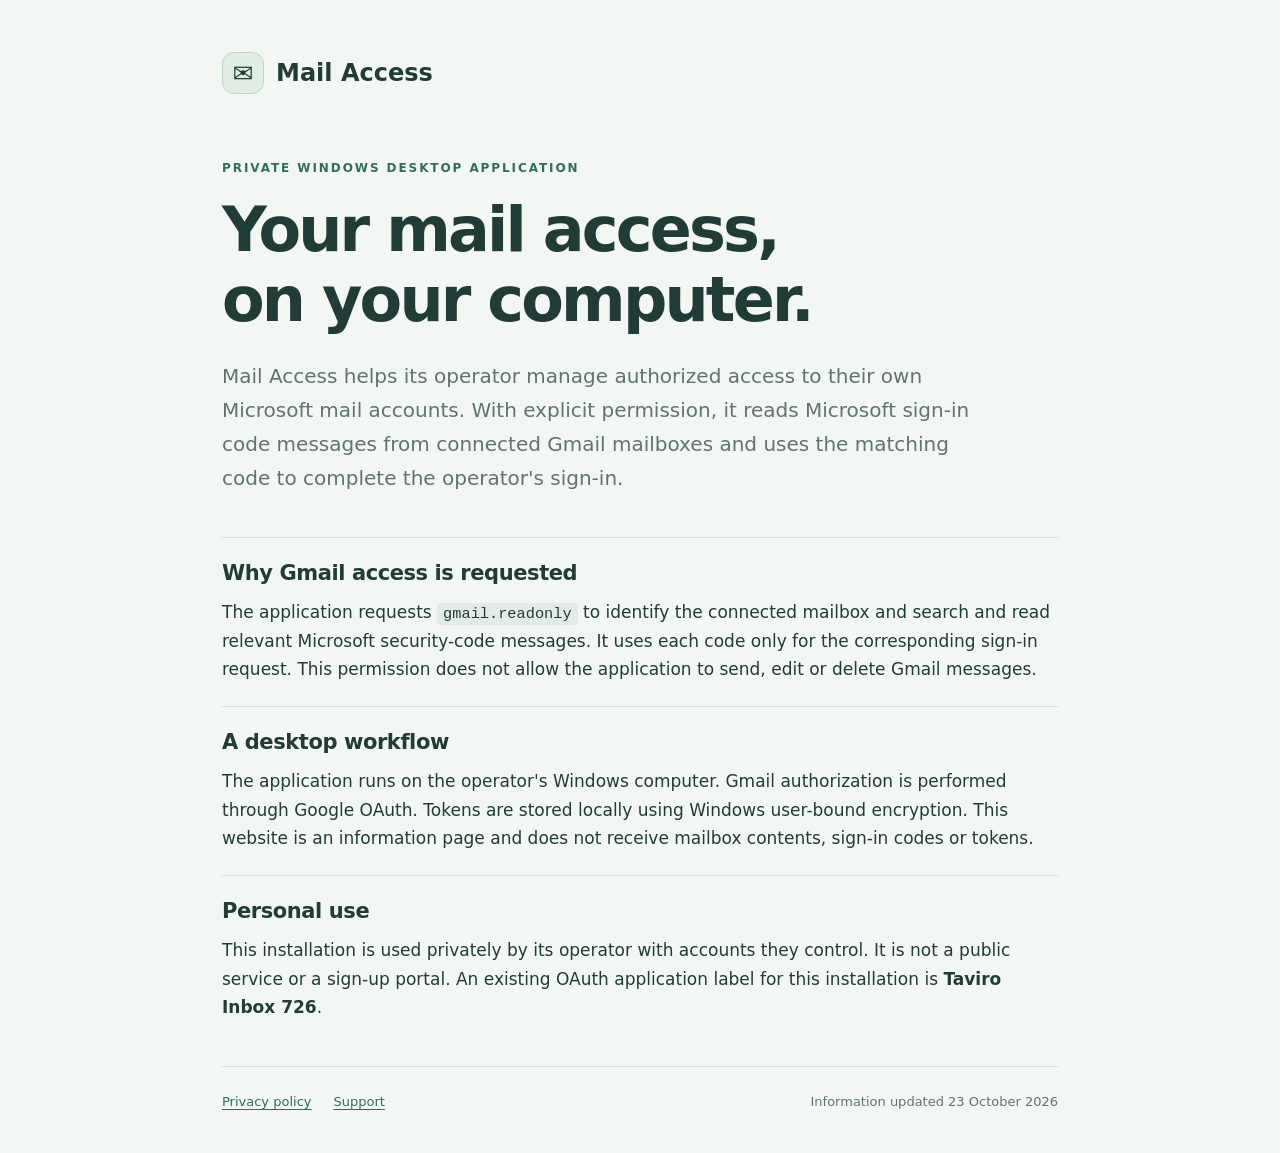
<file: index.html>
<!doctype html>
<html lang="en">
<meta charset="utf-8">
<meta name="viewport" content="width=device-width, initial-scale=1">
<meta name="description" content="Mail Access is a private Windows desktop application for managing the operator's own Microsoft mail account access and reading sign-in codes from explicitly connected Gmail accounts.">
<title>Mail Access — private desktop application</title>
<link rel="stylesheet" href="style.css">
<body>
<main>
<header><span class="mark" aria-hidden="true">✉</span><span>Mail Access</span></header>
<p class="eyebrow">Private Windows desktop application</p>
<h1>Your mail access,<br>on your computer.</h1>
<p class="lead">Mail Access helps its operator manage authorized access to their own Microsoft mail accounts. With explicit permission, it reads Microsoft sign-in code messages from connected Gmail mailboxes and uses the matching code to complete the operator's sign-in.</p>
<section><h2>Why Gmail access is requested</h2><p>The application requests <code>gmail.readonly</code> to identify the connected mailbox and search and read relevant Microsoft security-code messages. It uses each code only for the corresponding sign-in request. This permission does not allow the application to send, edit or delete Gmail messages.</p></section>
<section><h2>A desktop workflow</h2><p>The application runs on the operator's Windows computer. Gmail authorization is performed through Google OAuth. Tokens are stored locally using Windows user-bound encryption. This website is an information page and does not receive mailbox contents, sign-in codes or tokens.</p></section>
<section><h2>Personal use</h2><p>This installation is used privately by its operator with accounts they control. It is not a public service or a sign-up portal. An existing OAuth application label for this installation is <strong>Taviro Inbox 726</strong>.</p></section>
<footer><a href="privacy.html">Privacy policy</a><a href="https://github.com/avalazka-hue/mail-access-info/issues">Support</a><span>Information updated 23 October 2026</span></footer>
</main>
</body>
</html>
</file>
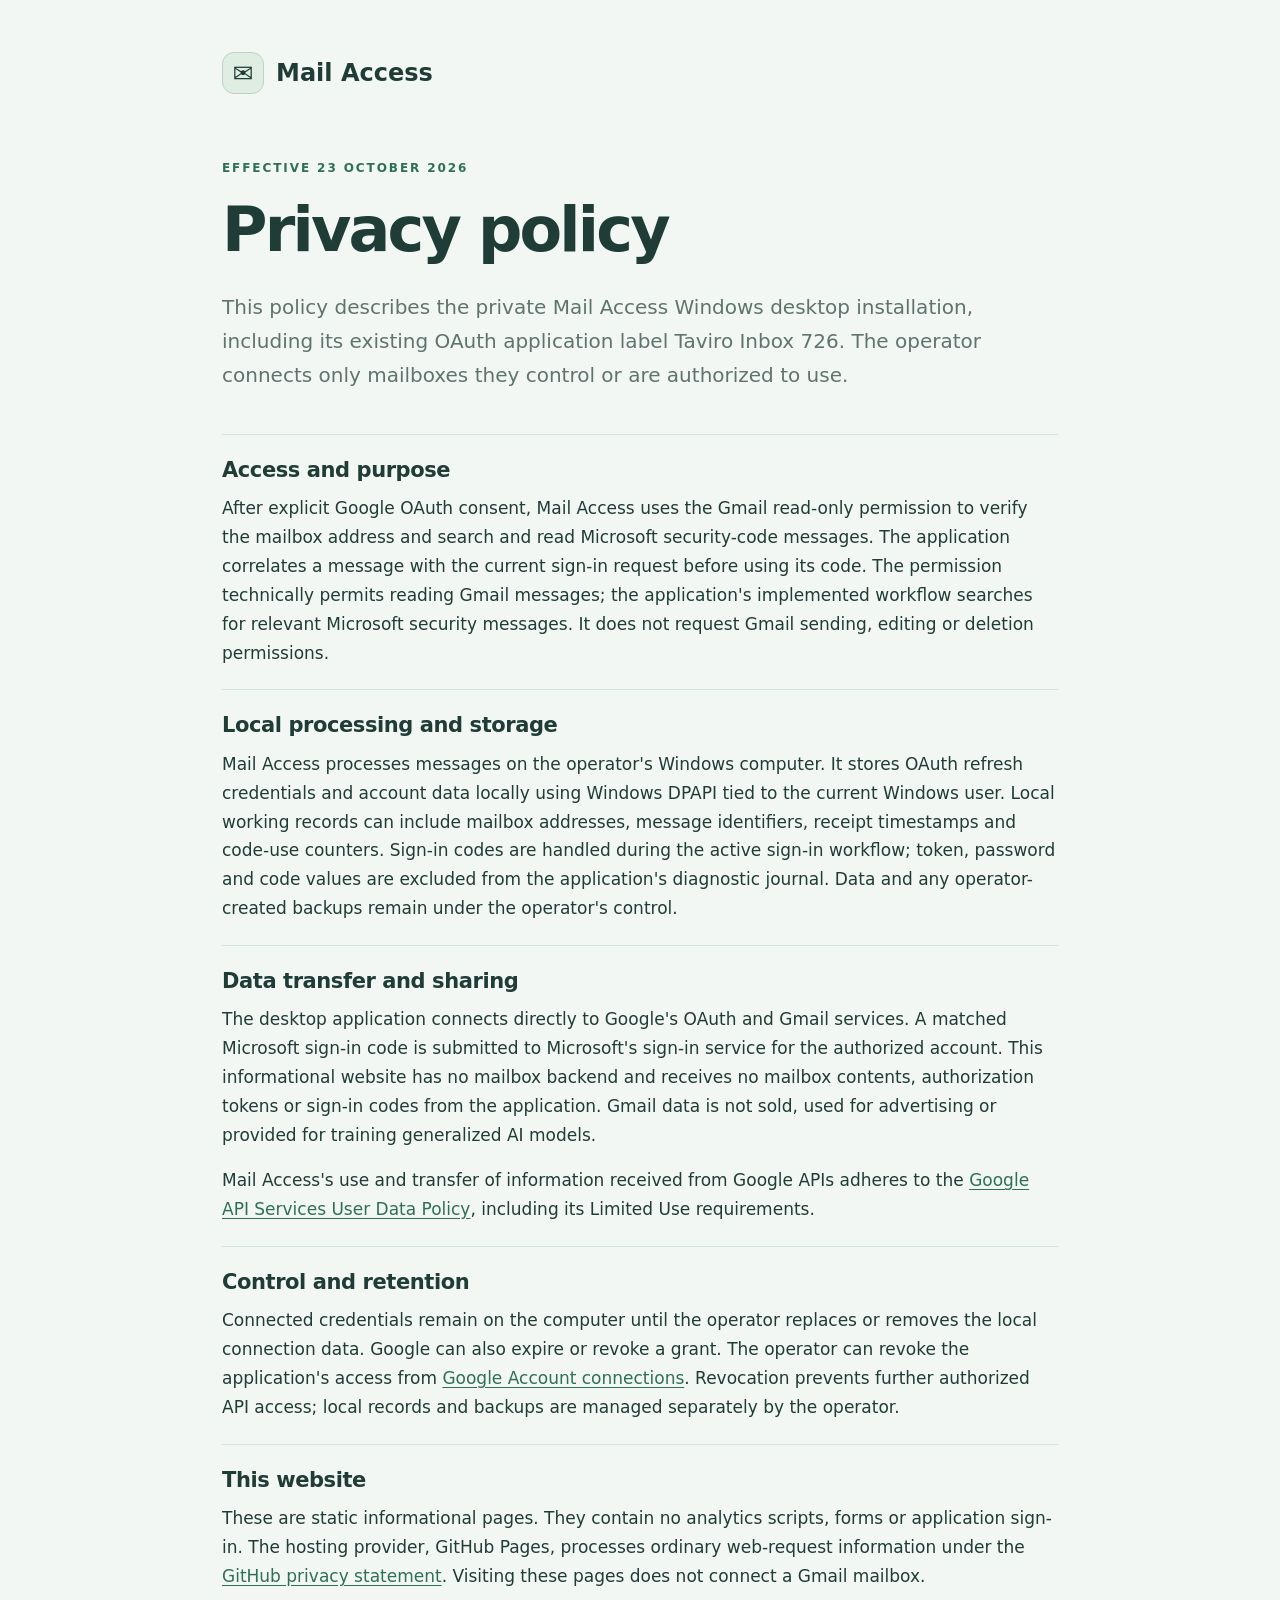
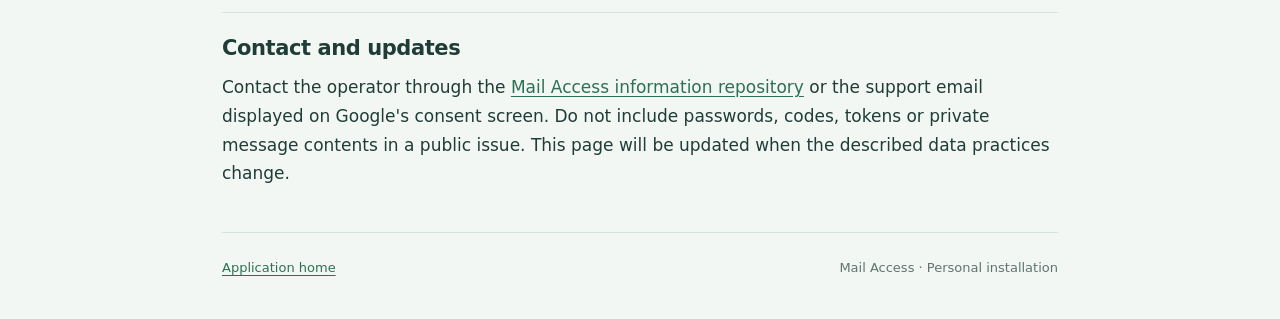
<file: privacy.html>
<!doctype html>
<html lang="en">
<meta charset="utf-8">
<meta name="viewport" content="width=device-width, initial-scale=1">
<meta name="description" content="How the private Mail Access desktop application accesses, uses and stores Gmail data.">
<title>Privacy policy — Mail Access</title>
<link rel="stylesheet" href="style.css">
<body>
<main>
<header><span class="mark" aria-hidden="true">✉</span><a href="index.html">Mail Access</a></header>
<p class="eyebrow">Effective 23 October 2026</p>
<h1>Privacy policy</h1>
<p class="lead">This policy describes the private Mail Access Windows desktop installation, including its existing OAuth application label Taviro Inbox 726. The operator connects only mailboxes they control or are authorized to use.</p>
<section><h2>Access and purpose</h2><p>After explicit Google OAuth consent, Mail Access uses the Gmail read-only permission to verify the mailbox address and search and read Microsoft security-code messages. The application correlates a message with the current sign-in request before using its code. The permission technically permits reading Gmail messages; the application's implemented workflow searches for relevant Microsoft security messages. It does not request Gmail sending, editing or deletion permissions.</p></section>
<section><h2>Local processing and storage</h2><p>Mail Access processes messages on the operator's Windows computer. It stores OAuth refresh credentials and account data locally using Windows DPAPI tied to the current Windows user. Local working records can include mailbox addresses, message identifiers, receipt timestamps and code-use counters. Sign-in codes are handled during the active sign-in workflow; token, password and code values are excluded from the application's diagnostic journal. Data and any operator-created backups remain under the operator's control.</p></section>
<section><h2>Data transfer and sharing</h2><p>The desktop application connects directly to Google's OAuth and Gmail services. A matched Microsoft sign-in code is submitted to Microsoft's sign-in service for the authorized account. This informational website has no mailbox backend and receives no mailbox contents, authorization tokens or sign-in codes from the application. Gmail data is not sold, used for advertising or provided for training generalized AI models.</p><p>Mail Access's use and transfer of information received from Google APIs adheres to the <a href="https://developers.google.com/terms/api-services-user-data-policy">Google API Services User Data Policy</a>, including its Limited Use requirements.</p></section>
<section><h2>Control and retention</h2><p>Connected credentials remain on the computer until the operator replaces or removes the local connection data. Google can also expire or revoke a grant. The operator can revoke the application's access from <a href="https://myaccount.google.com/connections">Google Account connections</a>. Revocation prevents further authorized API access; local records and backups are managed separately by the operator.</p></section>
<section><h2>This website</h2><p>These are static informational pages. They contain no analytics scripts, forms or application sign-in. The hosting provider, GitHub Pages, processes ordinary web-request information under the <a href="https://docs.github.com/en/site-policy/privacy-policies/github-general-privacy-statement">GitHub privacy statement</a>. Visiting these pages does not connect a Gmail mailbox.</p></section>
<section><h2>Contact and updates</h2><p>Contact the operator through the <a href="https://github.com/avalazka-hue/mail-access-info/issues">Mail Access information repository</a> or the support email displayed on Google's consent screen. Do not include passwords, codes, tokens or private message contents in a public issue. This page will be updated when the described data practices change.</p></section>
<footer><a href="index.html">Application home</a><span>Mail Access · Personal installation</span></footer>
</main>
</body>
</html>
</file>
<file: style.css>
:root{color-scheme:light;--ink:#203c37;--muted:#5f746f;--green:#2d7056;--line:#d5e3dd;--paper:#f3f7f4}*{box-sizing:border-box}body{margin:0;background:var(--paper);color:var(--ink);font:17px/1.7 system-ui,-apple-system,"Segoe UI",sans-serif}main{max-width:900px;margin:0 auto;padding:52px 32px 40px}header{display:flex;align-items:center;gap:12px;font-size:24px;font-weight:650;margin-bottom:64px}.mark{display:grid;place-items:center;width:42px;height:42px;background:#dfede3;border:1px solid #bdd4c5;border-radius:12px;font-size:25px}.eyebrow{font-size:12px;text-transform:uppercase;letter-spacing:.16em;font-weight:650;color:var(--green)}h1{font-size:clamp(38px,6vw,62px);line-height:1.12;letter-spacing:-.045em;font-weight:600;margin:17px 0 25px}.lead{font-size:20px;color:var(--muted);max-width:760px;margin-bottom:42px}section{padding:22px 0;border-top:1px solid var(--line)}h2{font-size:21px;line-height:1.3;letter-spacing:-.02em;font-weight:650;margin:0 0 10px}p{margin:0 0 16px}section p:last-child{margin-bottom:0}a{color:var(--green);text-underline-offset:3px}header a{color:var(--ink);text-decoration:none}code{font-size:.9em;background:#e2ece5;padding:2px 6px;border-radius:4px}footer{display:flex;gap:22px;flex-wrap:wrap;border-top:1px solid var(--line);margin-top:22px;padding-top:24px;font-size:13px;color:var(--muted)}footer span{margin-left:auto}@media(max-width:600px){main{padding:28px 22px}header{margin-bottom:42px}.lead{font-size:18px}footer span{margin-left:0;width:100%}}
</file>
